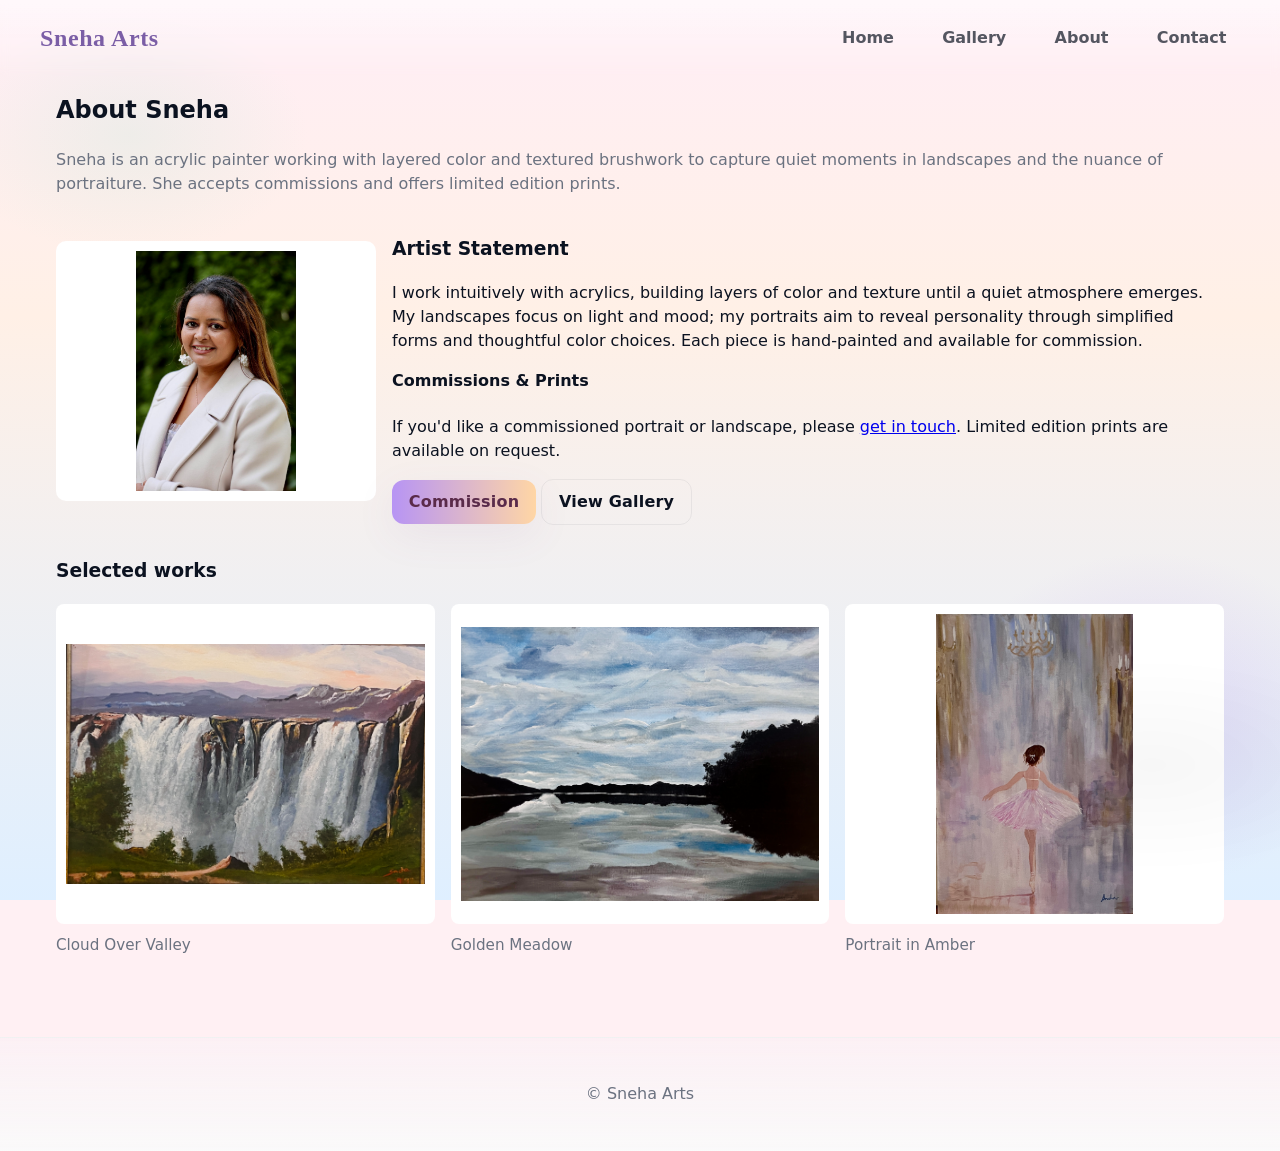
<file: about.html>
<!doctype html>
<html lang="en">
<head>
  <meta charset="utf-8" />
  <meta name="viewport" content="width=device-width,initial-scale=1" />
  <title>About — Sneha Arts</title>
  <meta name="description" content="About Sneha — acrylic landscapes and portrait artist">
  <link rel="stylesheet" href="styles.css">
</head>
<body>
  <header class="site-header">
    <div class="wrap">
      <h1 class="site-title">Sneha Arts</h1>
      <nav class="site-nav">
        <a href="index.html">Home</a>
        <a href="gallery.html">Gallery</a>
        <a href="about.html">About</a>
        <a href="contact.html">Contact</a>
      </nav>
    </div>
  </header>

  <main class="wrap">
    <section class="hero">
      <h2 style="margin-top:0">About Sneha</h2>
      <p class="lede">Sneha is an acrylic painter working with layered color and textured brushwork to capture quiet moments in landscapes and the nuance of portraiture. She accepts commissions and offers limited edition prints.</p>
    </section>

    <section class="bio-grid" style="margin-top:1.25rem;">
      <img src="assets/artist-pics/sneha1.jpg" alt="Sneha portrait" />
      <div>
        <h3>Artist Statement</h3>
        <p>I work intuitively with acrylics, building layers of color and texture until a quiet atmosphere emerges. My landscapes focus on light and mood; my portraits aim to reveal personality through simplified forms and thoughtful color choices. Each piece is hand-painted and available for commission.</p>

        <h4 style="margin-top:0.8rem">Commissions & Prints</h4>
        <p>If you'd like a commissioned portrait or landscape, please <a href="contact.html">get in touch</a>. Limited edition prints are available on request.</p>

        <div style="margin-top:1rem">
          <a class="btn btn-primary" href="contact.html">Commission</a>
          <a class="btn btn-ghost" href="gallery.html">View Gallery</a>
        </div>
      </div>
    </section>

    <section style="margin-top:2rem">
      <h3>Selected works</h3>
      <div class="grid gallery-grid" style="grid-template-columns:repeat(auto-fit,minmax(220px,1fr));gap:1rem;">
        <figure><img loading="lazy" src="assets/IMG_6719.jpg" alt="Work"><figcaption>Cloud Over Valley</figcaption></figure>
        <figure><img loading="lazy" src="assets/IMG_6702.jpg" alt="Work"><figcaption>Golden Meadow</figcaption></figure>
        <figure><img loading="lazy" src="assets/IMG_6706.jpg" alt="Work"><figcaption>Portrait in Amber</figcaption></figure>
      </div>
    </section>
  </main>

  <footer class="site-footer">
    <div class="wrap">
      <p>© Sneha Arts</p>
    </div>
  </footer>

  <script src="script.js"></script>
</body>
</html>
</file>
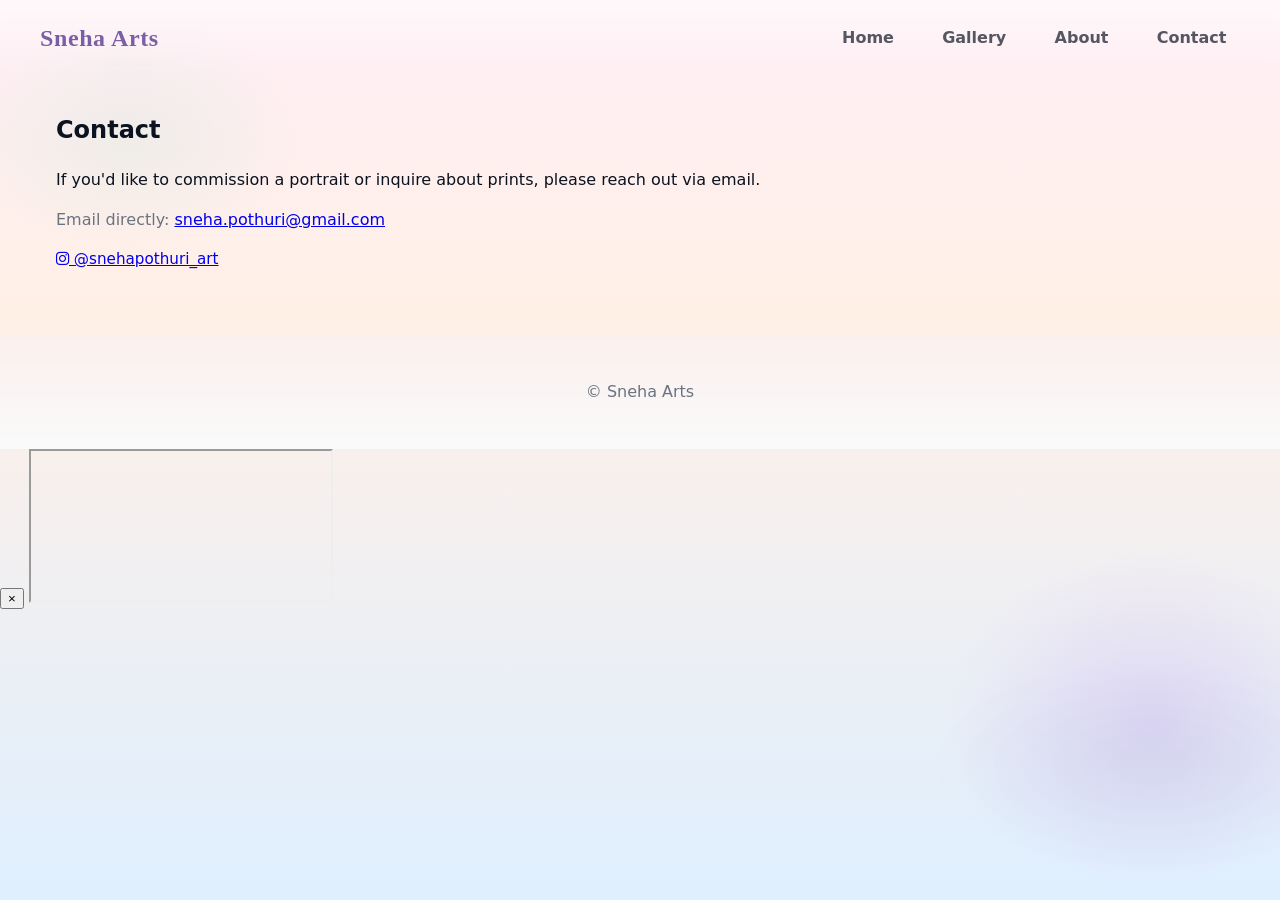
<file: contact.html>
<!doctype html>
<html lang="en">
<head>
  <meta charset="utf-8" />
  <meta name="viewport" content="width=device-width,initial-scale=1" />
  <title>Contact — Sneha Arts</title>
  <link rel="stylesheet" href="styles.css">
  <link href="https://cdnjs.cloudflare.com/ajax/libs/font-awesome/6.4.0/css/all.min.css" rel="stylesheet">
</head>
<body>
  <header class="site-header">
    <div class="wrap">
      <h1 class="site-title">Sneha Arts</h1>
      <nav class="site-nav">
        <a href="index.html">Home</a>
        <a href="gallery.html">Gallery</a>
        <a href="about.html">About</a>
        <a href="contact.html">Contact</a>
      </nav>
    </div>
  </header>

  <main class="wrap">
    <h2>Contact</h2>
    <p>If you'd like to commission a portrait or inquire about prints, please reach out via email.</p>

    <p class="lede">Email directly: <a href="mailto:sneha.pothuri@gmail.com">sneha.pothuri@gmail.com</a></p>
    <div class="socials" style="margin-top:1rem; gap:0.75rem;">
      <a href="https://www.instagram.com/snehapothuri_art" target="_blank" rel="noopener"><i class="fab fa-instagram" aria-hidden="true"></i> @snehapothuri_art</a>
    </div>
  </main>

  <footer class="site-footer">
    <div class="wrap">
      <p>© Sneha Arts</p>
    </div>
  </footer>

  <script src="script.js"></script>
  <!-- Canva About modal (embedded) -->
  <div id="canvaModal" class="canva-modal" aria-hidden="true">
    <div class="canva-modal__backdrop"></div>
    <div class="canva-modal__content" role="dialog" aria-modal="true">
      <button class="canva-close" aria-label="Close">×</button>
      <iframe id="canvaFrame" src="" loading="lazy" title="About Sneha"></iframe>
    </div>
  </div>
</body>
</html>
</file>
<file: styles.css>
:root{
  --bg: radial-gradient(600px 400px at 10% 15%, rgba(191,230,216,0.26) 0%, transparent 30%), radial-gradient(520px 420px at 90% 80%, rgba(183,140,241,0.24) 0%, transparent 40%), linear-gradient(180deg,#ffeef6 0%, #fff0e6 35%, #dfefff 100%), repeating-linear-gradient(45deg, rgba(255,255,255,0.035) 0 1px, transparent 1px 8px); /* deeper, slightly richer wash */
  --bg-solid:#fff0f3; /* fallback/solid */
  --fg:#0b1220; /* deep charcoal */
  --muted:#6b7280; /* slate */
  --accent:#b794f4; /* pastel lavender */
  --accent-2:#ffb3b3; /* pastel coral */
  --accent-3:#ffd6a5; /* pastel peach */
  --accent-4:#bfe6d8; /* pastel mint */
  --card:#ffffff; /* card background */
  --wrap:1200px;
}
*{box-sizing:border-box}
.site-title{font-family:'Playfair Display', serif;font-weight:700;margin:0;font-size:1.25rem}
body{font-family:Inter,system-ui,Segoe UI,Roboto,Helvetica,Arial,sans-serif;margin:0;color:var(--fg);background:var(--bg-solid);background-image:var(--bg);background-attachment:fixed;line-height:1.5}
.wrap{max-width:var(--wrap);margin:0 auto;padding:1rem}
.site-header{border-bottom:0;background:transparent}
.site-header .wrap{display:flex;align-items:center;justify-content:space-between;padding:1.25rem 0}
.site-title{font-family:'Playfair Display', serif;font-weight:700;margin:0;font-size:1.4rem;color:#7b5ea6}
.site-nav a{margin-left:1rem;color:var(--muted);text-decoration:none;font-weight:600;padding:0.35rem 0.5rem;border-radius:8px}
.site-nav a:hover{background:linear-gradient(90deg, rgba(183,140,241,0.12), rgba(255,179,179,0.09));color:var(--fg)}

/* Hero */
.hero-large{padding:3.75rem 0 3.25rem;background:linear-gradient(180deg,#ffecf6 0%, #fff0e2 45%, #dcefff 100%);position:relative;overflow:visible}
.hero-inner{display:grid;grid-template-columns:1fr 420px;gap:2rem;align-items:center}
.hero-text.center{max-width:720px}
.hero-title{font-family:'Playfair Display',serif;font-size:3.6rem;margin:0 0 0.6rem;color:#24182a;letter-spacing:0.4px;line-height:1.02}
.hero-sub{color:rgba(11,18,32,0.85);margin:0 0 1rem;font-size:1.12rem;max-width:680px}
.hero-lead{max-width:720px;color:rgba(13,18,34,0.85);font-size:1.08rem}
.hero-actions{display:flex;gap:0.75rem;margin-bottom:0.9rem}
.btn{display:inline-block;padding:0.65rem 1.05rem;border-radius:12px;text-decoration:none;font-weight:700;letter-spacing:0.2px}
.btn-primary{background:linear-gradient(90deg,var(--accent),var(--accent-3));color:#5a2b4a;box-shadow:0 12px 40px rgba(123,94,166,0.08)}
.btn-primary:hover{transform:translateY(-2px);box-shadow:0 18px 50px rgba(123,94,166,0.12)}
.btn-ghost{background:transparent;border:1px solid rgba(7,18,38,0.06);color:var(--fg)}
.socials{display:flex;gap:1rem;color:var(--muted);font-size:0.95rem}

/* Artist portrait block in hero */
.artist-bio{display:flex;align-items:center;gap:1.5rem;margin-top:1.6rem}
.artist-pic{width:180px;height:180px;border-radius:50%;object-fit:cover;object-position:50% 60%;border:8px solid rgba(255,255,255,0.98);box-shadow:0 30px 90px rgba(7,18,38,0.16);display:block;background:linear-gradient(135deg, rgba(255,255,255,0.78), rgba(255,255,255,0.35));padding:8px}
.artist-meta{line-height:1.05}
.artist-name{font-weight:800;color:var(--fg);font-size:1.28rem}
.artist-role{font-size:1.06rem;color:var(--muted);margin-top:6px}

@media (max-width:900px){
  .artist-bio{justify-content:flex-start;gap:0.9rem}
  .artist-pic{width:128px;height:128px}
  .artist-name{font-size:1.08rem}
  .hero-title{font-size:2rem}
  .hero-sub{font-size:1rem}
}

/* Canva modal removed: styles no longer needed */

.feature-frame img{width:100%;height:520px;object-fit:contain;object-position:center center;border-radius:14px;box-shadow:0 26px 70px rgba(7,18,38,0.08);border:6px solid rgba(255,255,255,0.7);background:var(--card);padding:12px}

/* Preview */
.preview{padding-top:1.25rem}
.preview-grid{display:grid;grid-template-columns:repeat(4,1fr);gap:1rem}
.preview-grid a{display:block;background:var(--card);padding:12px;border-radius:14px;box-shadow:0 18px 40px rgba(7,18,38,0.06);border:1px solid rgba(15,23,42,0.04);transition:transform .18s ease,box-shadow .18s ease}
.preview-grid a:hover{transform:translateY(-6px);box-shadow:0 32px 80px rgba(7,18,38,0.10)}
  .preview-grid img{width:100%;aspect-ratio:4/3;min-height:180px;max-height:240px;object-fit:cover;object-position:center center;border-radius:10px;display:block}

.grid{display:grid;gap:0.8rem}
.gallery-grid{grid-template-columns:repeat(auto-fit,minmax(200px,1fr))}
.gallery-grid img{width:100%;height:320px;object-fit:contain;object-position:center center;border-radius:8px;cursor:pointer;display:block;background:var(--card);padding:10px}
.lede{color:var(--muted)}
.site-footer{border-top:1px solid rgba(16,24,40,0.04);padding:1rem 0;margin-top:2rem;color:var(--muted)}
.bio-grid{display:grid;grid-template-columns:320px 1fr;gap:1rem;align-items:center}
.bio-grid img{width:100%;height:260px;object-fit:contain;border-radius:10px;background:var(--card);padding:10px}
.contact-form{max-width:560px;display:grid;gap:0.6rem}
.contact-form label{display:flex;flex-direction:column;font-size:0.95rem;color:var(--muted)}
.contact-form input,.contact-form textarea{padding:0.6rem;border:1px solid #eee;border-radius:8px}

/* Lightbox */
.lightbox{position:fixed;inset:0;background:rgba(0,0,0,0.8);display:none;align-items:center;justify-content:center;padding:2rem;z-index:1200}
.lightbox img{max-width:95%;max-height:85%;border-radius:8px}
.lightbox.lb-open{display:flex}
.lb-close{position:absolute;right:1rem;top:1rem;background:transparent;color:#fff;border:0;font-size:2rem;cursor:pointer}

/* Responsive */
@media (max-width:900px){
  .hero-inner{grid-template-columns:1fr}
  .preview-grid{grid-template-columns:repeat(2,1fr)}
  .bio-grid{grid-template-columns:1fr}
  .feature-frame img{height:320px}
  .hero-title{font-size:1.6rem}
}

/* Mobile-specific adjustments: expand images to fill width and keep natural aspect ratio */
@media (max-width:600px){
  .preview-grid{grid-template-columns:1fr}
  .preview-grid .preview-item img{height:auto}
  .preview-grid .preview-item{padding:10px}
  .gallery-grid{grid-template-columns:repeat(1,1fr)}
  .gallery-grid img{height:auto;max-width:100%}
  .gallery-grid figure img{height:auto}
}

/* Feature image + thumbnails (carousel removed) */
.feature-wrap{display:flex;flex-direction:column;gap:1rem;align-items:center}
.feature-frame{width:420px;position:relative}
.feature-frame img{width:100%;height:420px;object-fit:contain;border-radius:16px;box-shadow:0 30px 60px rgba(15,23,42,0.08);border:8px solid rgba(255,255,255,0.7);background:var(--card);padding:10px}
.feature-caption{position:absolute;left:1rem;bottom:0.8rem;background:linear-gradient(90deg,rgba(255,255,255,0.98),rgba(255,255,255,0.86));padding:0.6rem 0.9rem;border-radius:12px;color:var(--fg);font-weight:700;box-shadow:0 8px 30px rgba(7,18,38,0.06)}
.thumbs{display:flex;gap:0.6rem;flex-wrap:wrap;justify-content:center}
.thumb{border:0;background:transparent;padding:0;cursor:pointer;border-radius:8px;overflow:hidden}
.thumb img{width:110px;height:84px;object-fit:cover;object-position:center center;border-radius:6px;display:block;box-shadow:0 8px 24px rgba(2,6,23,0.08)}
.thumb.active img{outline:3px solid rgba(139,92,246,0.14);transform:scale(1.02)}

.gallery-grid figure{margin:0}
.gallery-grid figure img{display:block}
.gallery-grid figure figcaption{padding:0.6rem 0 1rem;color:var(--muted);font-size:0.95rem}

/* Price label styling (centered) */
.price{display:block;text-align:center;font-weight:700;color:var(--fg);margin-top:0.35rem}

/* Ensure preview grid figures center their price */
.preview-grid .preview-item{display:block;background:var(--card);padding:12px;border-radius:14px;box-shadow:0 18px 40px rgba(7,18,38,0.06);border:1px solid rgba(15,23,42,0.04);transition:transform .18s ease,box-shadow .18s ease;text-align:center}
.preview-grid .preview-item img{width:100%;aspect-ratio:4/3;min-height:180px;max-height:240px;object-fit:cover;object-position:center center;border-radius:10px;display:block}
.preview-grid .preview-item .price{margin-top:0.5rem}

@media (max-width:900px){
  .feature-frame{width:100%}
  .feature-frame img{height:380px}
  .thumb img{width:86px;height:64px}
}

/* soft hero accent */
.hero-large:before{content:"";position:absolute;right:-160px;top:-60px;width:640px;height:640px;background:radial-gradient(circle at 25% 25%, rgba(183,140,241,0.20) 0%, rgba(255,179,179,0.12) 32%, rgba(191,230,216,0.08) 58%, transparent 72%), radial-gradient(circle at 80% 80%, rgba(255,214,165,0.08), transparent 40%);filter:blur(46px);transform:rotate(6deg);opacity:0.95;pointer-events:none}

/* Header polish */
.site-title{font-family:'Playfair Display', serif;font-weight:700;margin:0;font-size:1.5rem;letter-spacing:0.6px}
.site-header{background:linear-gradient(180deg,rgba(255,255,255,0.6),transparent);backdrop-filter:blur(4px)}
.site-nav a{color:var(--muted);padding:0.35rem 0.45rem;border-radius:6px}
.site-nav a:hover{background:rgba(139,92,246,0.06);color:var(--fg)}

/* Animations */
.hero-text.center{opacity:0;transform:translateY(12px);transition:opacity .6s ease,transform .6s ease}
.hero-text.center.animate{opacity:1;transform:translateY(0)}
.feature-frame{opacity:0;transform:scale(.995);transition:opacity .6s ease,transform .6s ease}
.feature-frame.animate{opacity:1;transform:scale(1)}
.thumb img{transition:transform .18s ease,box-shadow .18s ease,opacity .25s ease}
.thumb.active img{transform:scale(1.04);box-shadow:0 18px 40px rgba(2,6,23,0.12);opacity:1}
.gallery-grid figure{opacity:0;transform:translateY(8px);transition:opacity .5s ease,transform .5s ease}
.gallery-grid figure.animate{opacity:1;transform:translateY(0)}

/* Beautify tweaks */
/* subtle dark overlay to increase contrast behind hero */
.hero-large:before{content:"";position:absolute;left:0;right:0;top:0;bottom:0;pointer-events:none;border-radius:0;mix-blend-mode:normal;background:linear-gradient(180deg, rgba(0,0,0,0.02) 0%, rgba(0,0,0,0.06) 40%, rgba(0,0,0,0.08) 100%);}

/* stronger, elegant hero title */
.hero-title{font-weight:800;letter-spacing:0.6px;text-shadow:0 6px 18px rgba(36,24,42,0.06)}

/* decorative underline under hero (subtle) */
.hero-title:after{content:"";display:block;width:84px;height:6px;border-radius:8px;margin-top:18px;background:linear-gradient(90deg,var(--accent),var(--accent-4));opacity:0.9}

/* nav polish */
.site-nav a{padding:0.5rem 0.85rem;border-radius:8px;font-size:1rem;color:rgba(11,18,32,0.7);transition:background .18s ease,color .18s ease}
.site-nav a:hover{background:linear-gradient(90deg, rgba(183,140,241,0.12), rgba(191,230,216,0.08));color:var(--fg)}

/* preview & gallery hover lift */
.preview-grid .preview-item:hover img,.gallery-grid figure:hover img{transform:scale(1.03);transition:transform .28s ease}
.preview-grid .preview-item img,.gallery-grid figure img{transition:transform .28s ease,box-shadow .28s ease}

/* caption refinements */
.gallery-grid figure figcaption .desc{display:block;margin-bottom:0.45rem;color:rgba(11,18,32,0.78);font-weight:600}
.gallery-grid figure figcaption .price{display:block;color:var(--fg);font-weight:800}

/* footer polish */
.site-footer{background:linear-gradient(180deg, rgba(246,241,248,0.35), rgba(250,250,250,0.98));text-align:center;padding:1.8rem 0;margin-top:3rem}
.site-footer p{margin:0;color:var(--muted)}

/* subtle vignette for larger screens */
@media(min-width:1000px){
  body:after{content:"";position:fixed;inset:0;pointer-events:none;background:radial-gradient(60% 40% at 90% 85%, rgba(0,0,0,0.03), transparent 30%);}
}
</file>
